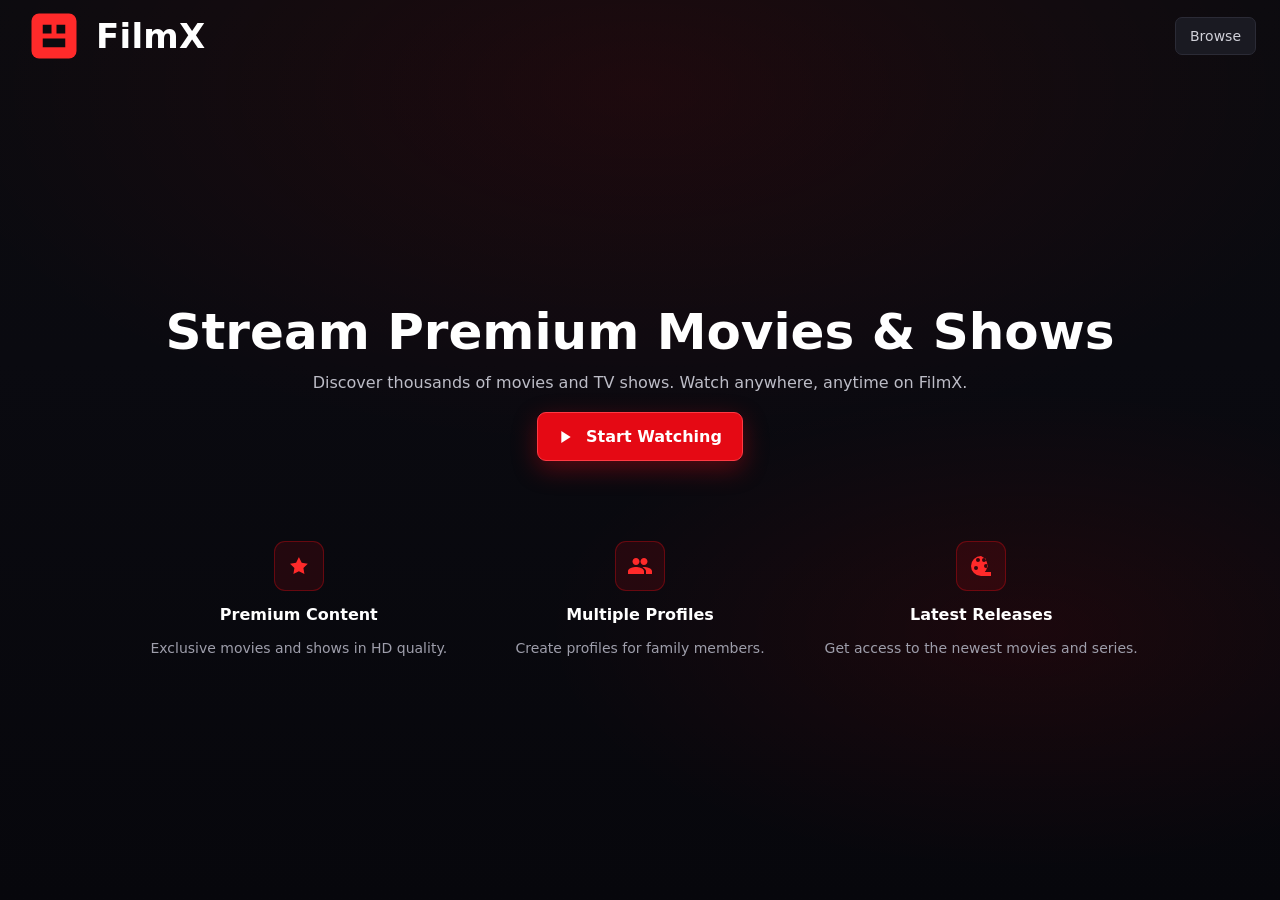
<file: movies/templates/movies/index.html>
<!DOCTYPE html>
<html lang="en">

<head>
  <meta charset="utf-8" />
  <meta name="viewport" content="width=device-width, initial-scale=1" />
  <title>FilmX — Stream Premium Movies & Shows</title>
  <style>
/* Base reset */
*,
*::before,
*::after {
  box-sizing: border-box;
}

html,
body {
  height: 100%;
  margin: 0;
  font-family: system-ui, -apple-system, Segoe UI, Roboto, Ubuntu, Cantarell, Noto Sans, "Helvetica Neue", Arial, sans-serif;
  color: #e6e6e6;
  background: radial-gradient(1200px 600px at 50% 10%, rgba(255, 0, 0, 0.08), transparent 60%),
              radial-gradient(800px 400px at 80% 70%, rgba(255, 0, 0, 0.08), transparent 60%),
              linear-gradient(180deg, #0b0b0f 0%, #0a0a10 40%, #07070c 100%);
  font-size: 16px; /* slightly bigger than original */
}

/* Top bar */
.nav {
  height: 72px; /* moderate increase */
  display: flex;
  align-items: center;
  justify-content: space-between;
  padding: 0 24px;
}

.brand {
  display: inline-flex;
  align-items: center;
  gap: 12px;
  font-weight: 700;
  color: #fff;
  font-size: 34px; /* slightly larger brand */
  text-decoration: none;
  letter-spacing: 0.25px;
}

.brand svg {
  width: 60px;
  height: 60px;
  fill: #ff2a2a;
}

.top-links {
  display: flex;
  align-items: center;
  gap: 20px;
}

.btn-small {
  background: #1a1a22;
  border: 1px solid #2b2b36;
  color: #d0d0d8;
  padding: 10px 14px; /* moderate button size */
  border-radius: 7px;
  text-decoration: none;
  font-size: 14px;
}

.btn-small:hover {
  border-color: #444457;
  color: #fff;
}

/* Hero */
.hero {
  min-height: calc(100vh - 72px);
  display: grid;
  place-items: center;
  text-align: center;
  padding: 50px 20px 60px;
}

.hero-inner {
  max-width: 1000px;
  margin: 0 auto;
}

.hero h1 {
  margin: 0 0 12px 0;
  font-size: clamp(32px, 4vw, 50px); /* moderate hero title */
  font-weight: 800;
  color: #ffffff;
}

.hero p.lead {
  margin: 0 0 20px 0;
  color: #bdbdc7;
  font-size: clamp(15px, 2vw, 16px); /* moderate lead text */
}

.cta {
  display: inline-flex;
  align-items: center;
  gap: 12px;
  padding: 14px 20px; /* moderate CTA size */
  border-radius: 9px;
  text-decoration: none;
  color: #fff;
  background: #e50914;
  border: 1px solid #ff3a44;
  box-shadow: 0 8px 24px rgba(229, 9, 20, 0.35);
  font-weight: 700;
  font-size: 16px;
}

.cta:hover {
  filter: brightness(1.07);
}

.cta svg {
  width: 16px;
  height: 16px;
  fill: #fff;
}

/* Features */
.features {
  display: grid;
  grid-template-columns: repeat(3, minmax(0, 1fr));
  gap: 28px; /* moderate spacing */
  margin-top: 80px;
}

.feature {
  display: grid;
  justify-items: center;
  gap: 14px;
  color: #c7c7d1;
}

.feature .icon-wrap {
  width: 50px; /* moderate icon size */
  height: 50px;
  display: grid;
  place-items: center;
  border-radius: 11px;
  background: rgba(229, 9, 20, 0.12);
  border: 1px solid rgba(229, 9, 20, 0.35);
}

.feature svg {
  width: 24px;
  height: 24px;
  fill: #ff2a2a;
}

.feature-title {
  font-weight: 700;
  color: #ffffff;
  font-size: 16px;
}

.feature-desc {
  font-size: 14px;
  line-height: 1.5;
  color: #9e9eab;
  text-align: center;
}

/* Footer */
.footer {
  border-top: 1px solid #1b1b22;
  color: #7f7f8c;
  text-align: center;
  padding: 16px 16px;
  font-size: 13px;
}

/* Responsive */
@media (max-width: 720px) {
  .features {
    grid-template-columns: 1fr;
    gap: 28px;
  }

  .hero h1 {
    font-size: clamp(28px, 8vw, 40px);
  }

  .hero p.lead {
    font-size: clamp(14px, 4vw, 16px);
  }
}

  </style>
</head>

<body>
  <!-- Top bar -->
  <header class="nav" role="navigation">
    <a href="#" class="brand" aria-label="FilmX Home">
      <svg viewBox="0 0 24 24" aria-hidden="true" focusable="false">
        <rect x="3" y="3" width="18" height="18" rx="3"></rect>
        <rect x="7.5" y="7.5" width="3.5" height="3.5" fill="#0b0b0f"></rect>
        <rect x="13" y="7.5" width="3.5" height="3.5" fill="#0b0b0f"></rect>
        <rect x="7.5" y="13" width="9" height="3.5" fill="#0b0b0f"></rect>
      </svg>
      FilmX
    </a>
    <nav class="top-links">
      <a class="btn-small" href="/browse">Browse</a>
    </nav>
  </header>

  <!-- Hero -->
  <main class="hero">
    <div class="hero-inner">
      <h1>Stream <span style="color:#ffffff;">Premium</span> Movies &amp; Shows</h1>
      <p class="lead">Discover thousands of movies and TV shows. Watch anywhere, anytime on FilmX.</p>
      <a class="cta" href="/browse" aria-label="Start Watching">
        <svg viewBox="0 0 24 24" aria-hidden="true">
          <path d="M5 3l14 9-14 9V3z"></path>
        </svg>
        Start Watching
      </a>

      <!-- Features -->
      <section class="features" aria-label="Key features">
        <div class="feature">
          <div class="icon-wrap" aria-hidden="true">
            <svg viewBox="0 0 24 24">
              <path d="M12 3.3l2.7 5.5 6.1.9-4.4 4.3 1 6.1-5.5-2.9-5.5 2.9 1-6.1-4.4-4.3 6.1-.9 2.7-5.5z"></path>
            </svg>
          </div>
          <div class="feature-title">Premium Content</div>
          <div class="feature-desc">Exclusive movies and shows in HD quality.</div>
        </div>

        <div class="feature">
          <div class="icon-wrap" aria-hidden="true">
            <svg viewBox="0 0 24 24">
              <path d="M16 11c1.9 0 3.5-1.6 3.5-3.5S17.9 4 16 4s-3.5 1.6-3.5 3.5S14.1 11 16 11zm-8 0c1.9 0 3.5-1.6 3.5-3.5S9.9 4 8 4 4.5 5.6 4.5 7.5 6.1 11 8 11zm0 2c-2.7 0-8 1.4-8 4.1V20h16v-2.9c0-2.7-5.3-4.1-8-4.1zm8 0c-.5 0-1 .1-1.5.2 1.8.9 3.5 2.3 3.5 3.8V20H24v-2.9c0-2.7-5.3-4.1-8-4.1z"></path>
            </svg>
          </div>
          <div class="feature-title">Multiple Profiles</div>
          <div class="feature-desc">Create profiles for family members.</div>
        </div>

        <div class="feature">
          <div class="icon-wrap" aria-hidden="true">
            <svg viewBox="0 0 24 24">
              <path d="M12 2a10 10 0 100 20h10v-4h-6.2A10 10 0 0012 2zm-3 6a2 2 0 110-4 2 2 0 010 4zm6 0a2 2 0 110-4 2 2 0 010 4zM9 14a2 2 0 11-4 0 2 2 0 014 0zm10-2a2 2 0 11-4 0 2 2 0 014 0z"></path>
            </svg>
          </div>
          <div class="feature-title">Latest Releases</div>
          <div class="feature-desc">Get access to the newest movies and series.</div>
        </div>
      </section>
    </div>
  </main>
</body>

</html>
</file>
